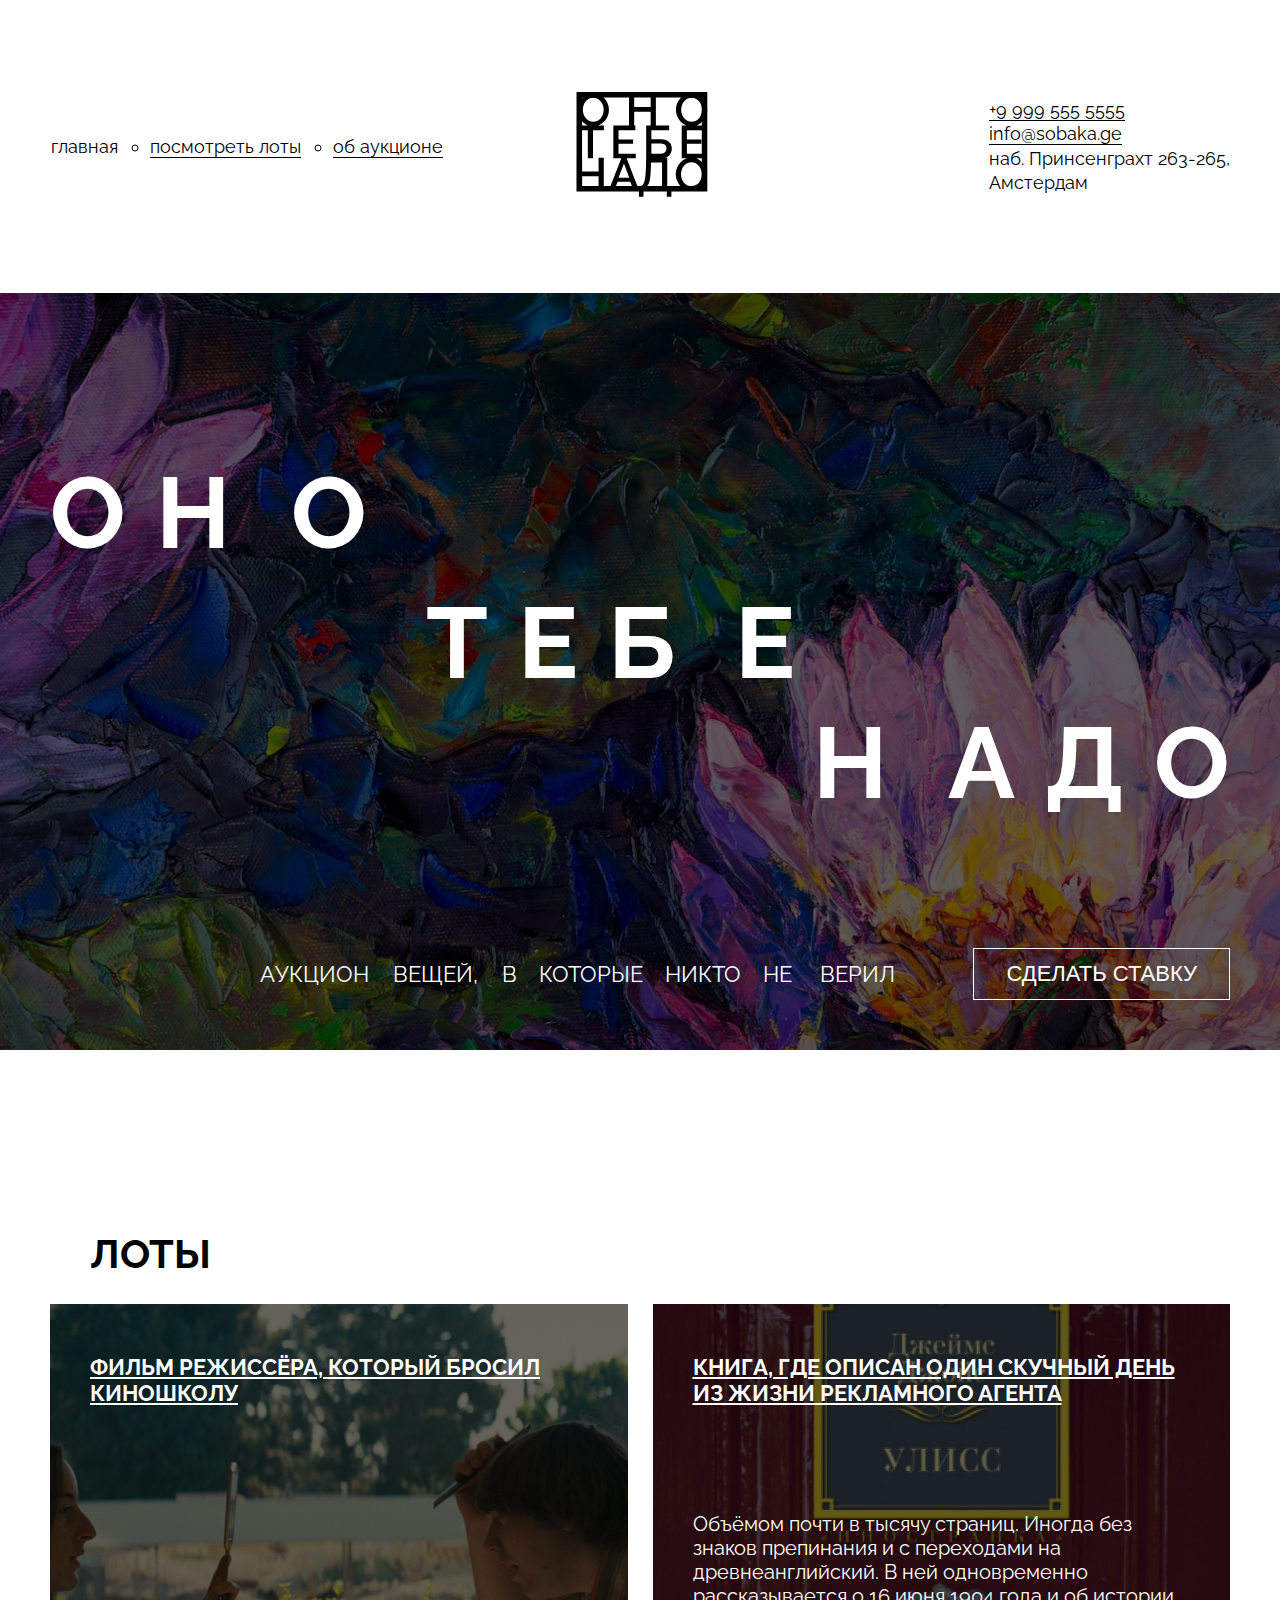
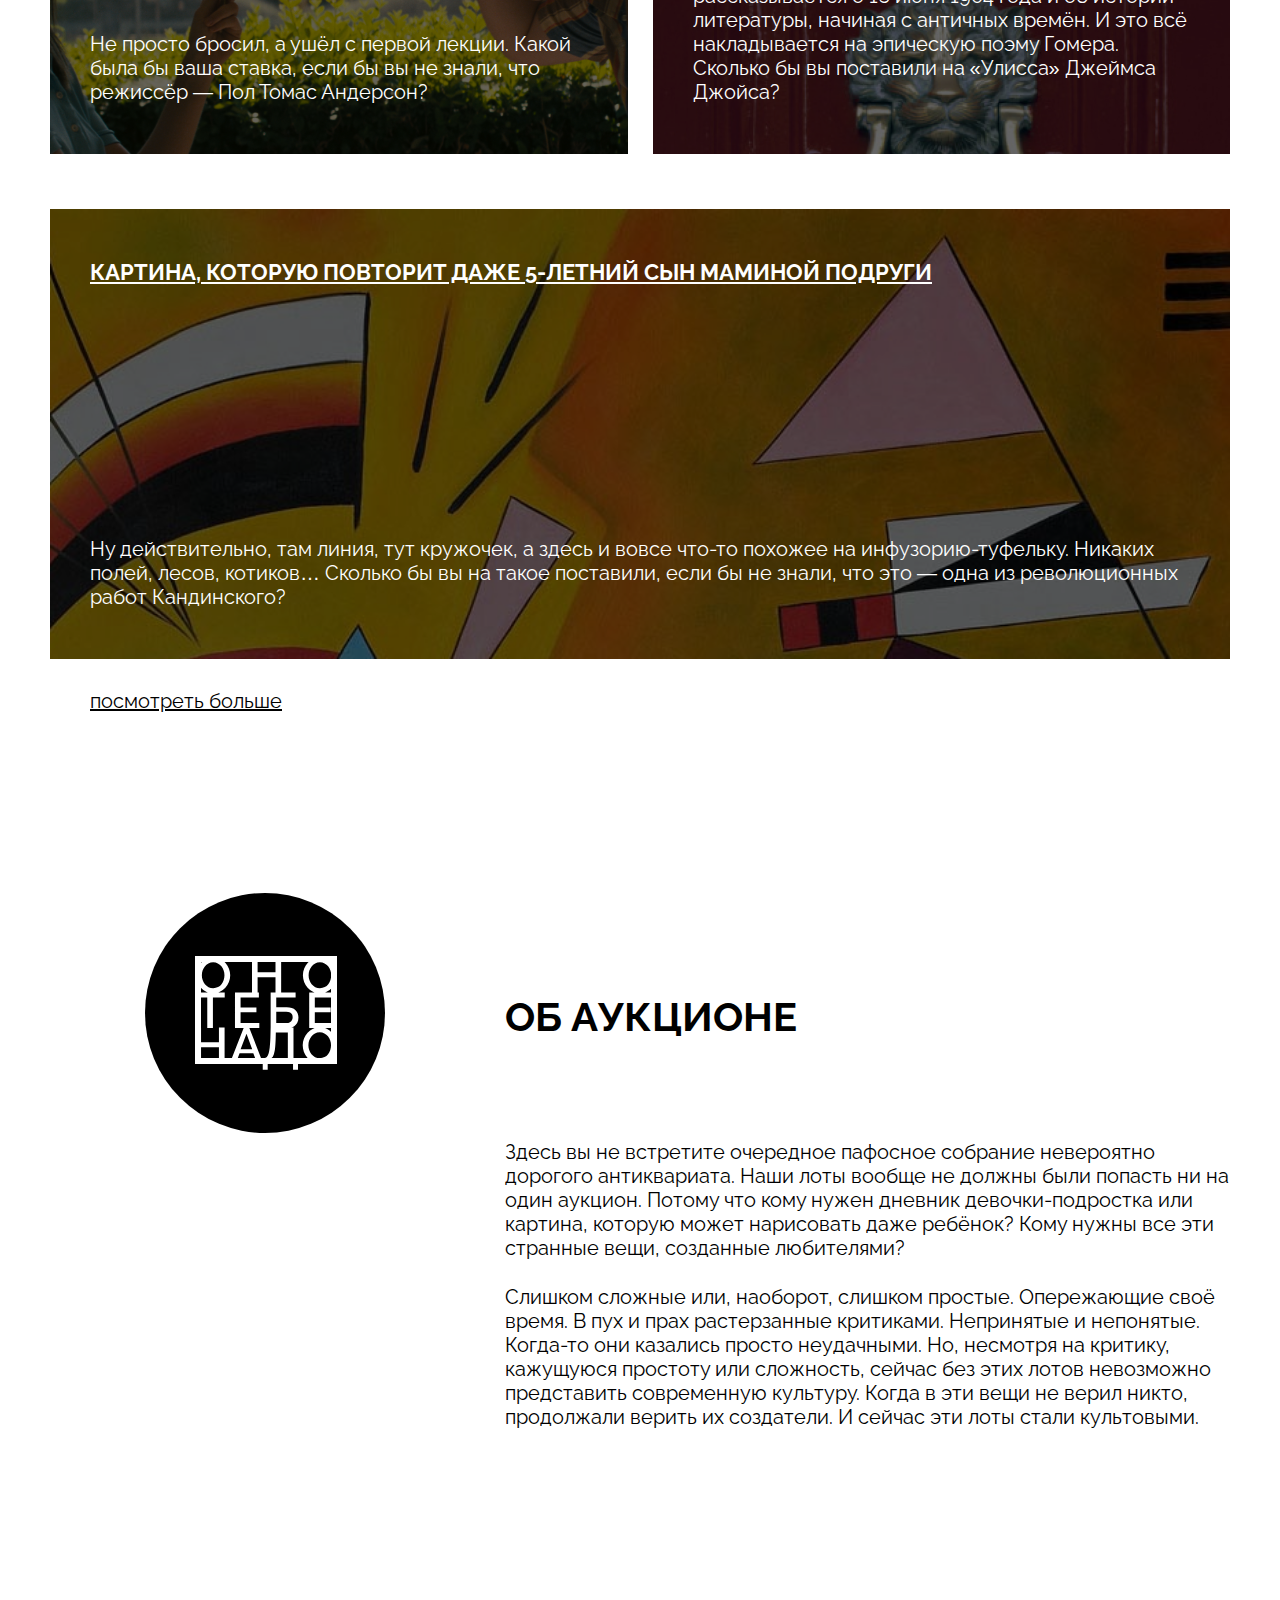
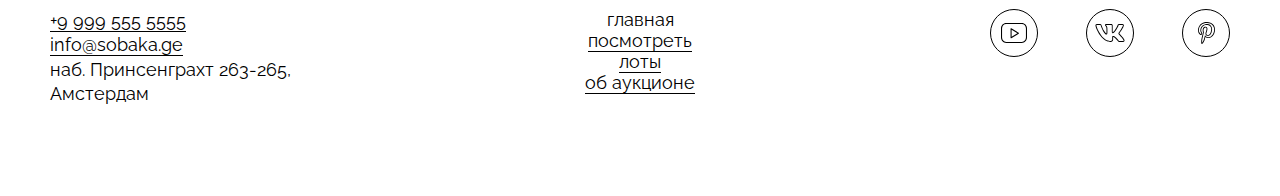
<file: index.html>
<!DOCTYPE html>
<html lang="ru">
    <head>
        <meta charset="UTF-8">
        <meta http-equiv="X-UA-Compatible" content="IE=edge">
        <meta name="viewport" content="width=device-width, initial-scale=1.0">
        <title>Оно тебе надо — аукцион вещей, в которые никто не верил</title>
        <link rel="stylesheet" href="./fonts/fonts.css">
        <link rel="stylesheet" href="./styles/global.css">
        <link rel="stylesheet" href="./styles/style.css">
    </head>
    <body>
        <header class="header">
            <nav class="header__menu">
                <ul class="header__links-list">
                    <li class="header__links-list-item header__links-list-item_no-bullit">
                        <a class="header__links-list-item_no-bullit" href="#0">
                            главная
                        </a>
                    </li>
                    <li class="header__links-list-item">
                        <a class="header__links-list-item" href="#0">
                            посмотреть лоты
                        </a>
                    </li>
                    <li class="header__links-list-item">
                        <a class="header__links-list-item" href="#0">
                            об аукционе
                        </a>
                    </li>
                </ul>
            </nav>
            <a class="header__logo">
                <img class="header__logo-image" src="./images/logo-black.svg" alt="логотип оно тебе надо">
            </a>
            <address class="address">
                <ul class="address__list">
                    <li>
                        <a class="address__list-text" href="tel:+99995555555">
                            +9 999 555 5555
                        </a>
                    </li>
                    <li>
                        <a class="address__list-text" href="mailto:info@sobaka.ge">
                            info@sobaka.ge
                        </a>
                    </li>
                    <li>
                        наб. Принсенграхт 263-265,
                        <br>
                        Амстердам
                    </li>
                </ul>
            </address>
        </header>
        <main>
            <section class="cover">
                <div class="overlay"></div>
                <h1 class="cover-title">
                    <span class="aligned-text"
                    >о<span class="letter-spacing-extended"
                    >но</span>
                    </span>
                    <span class="aligned-text aligned-text_center"
                    >те<span class="letter-spacing-extended"
                    >бе</span>
                    </span>
                    <span class="aligned-text aligned-text_right">
                        <span class="letter-spacing-extended_other"
                        >н</span>ад<span class="no-letter-spacing"
                        >о</span>
                    </span>
                </h1>
                <div class="cover__description">
                    <p class="cover__description-text">
                        Аукцион вещей,
                        <span class="cover__description-text-word-spacing">
                            в которые никто
                            <span class="cover__description-text-word-spacing-more">
                                не верил
                            </span>
                        </span>
                    </p>
                    <button class="bet-button">
                        сделать ставку
                    </button>
                </div>
            </section>
            <section class="lots">
                <h2 class="lots__heading">
                    лоты
                </h2>
                <ul class="lots__card-list">
                    <li class="lots__card-list-item card_type_film">
                        <a class="card-link" href="#0">
                            <div class="overlay"></div>
                            <article class="card">
                                <h3 class="card__title">
                                    Фильм режиссёра, который  бросил киношколу
                                </h3>
                                <p class="card__text">
                                    Не просто бросил, а ушёл с первой лекции. Какой была бы ваша ставка, если бы вы не знали, что режиссёр — Пол Томас Андерсон?
                                </p>
                            </article>
                        </a>
                    </li>
                    <li class="lots__card-list-item card_type_book">
                        <a class="card-link" href="#0">
                            <div class="overlay"></div>
                            <article class="card">
                                <h3 class="card__title">
                                    Книга, где описан один скучный день из жизни рекламного агента
                                </h3>
                                <p class="card__text">
                                    Объёмом почти в тысячу страниц. Иногда без знаков препинания и с переходами на древнеанглийский. В ней одновременно рассказывается о 16 июня 1904 года и об истории литературы, начиная с античных времён. И это всё накладывается на эпическую поэму Гомера. Сколько бы вы поставили на «Улисса» Джеймса Джойса?
                                </p>
                            </article>
                        </a>
                    </li>
                    <li class="lots__card-list-item card_type_picture">
                        <a class="card-link" href="#0">
                            <div class="overlay"></div>
                            <article class="card">
                                <h3 class="card__title">
                                    Картина, которую повторит даже 5-летний сын маминой подруги
                                </h3>
                                <p class="card__text">
                                    Ну действительно, там линия, тут кружочек, а здесь и вовсе что-то похожее на инфузорию-туфельку. Никаких полей, лесов, котиков… Сколько бы вы на такое поставили, если бы не знали, что это — одна из революционных работ Кандинского?
                                </p>
                            </article>
                        </a>
                    </li>
                </ul>
                <a class="lots__look-more-link" href="#0">посмотреть больше</a>
            </section>
            <section class="about">
                <div class="about__column">
                    <div class="about__logo">
                        <img class="about__logo-image" src="./images/logo-white.svg" alt="логотип оно тебе надо белый">
                    </div>
                </div>
                <div class="about__column">
                    <h2 class="about__title">
                        Об аукционе
                    </h2>
                    <div class="about__text">
                        <p>
                            Здесь вы не встретите очередное пафосное собрание невероятно дорогого антиквариата. Наши лоты вообще не должны были попасть ни на один аукцион. Потому что кому нужен дневник девочки-подростка или картина, которую может нарисовать даже ребёнок? Кому нужны все эти странные вещи, созданные любителями?
                        </p>
                        <p>
                            Слишком сложные или, наоборот, слишком простые. Опережающие своё время. В пух и прах растерзанные критиками. Непринятые и непонятые. Когда-то они казались просто неудачными. Но, несмотря на критику, кажущуюся простоту или сложность, сейчас без этих лотов невозможно представить современную культуру. Когда в эти вещи не верил никто, продолжали верить их создатели. И сейчас эти лоты стали культовыми.
                        </p>
                    </div>
                </div>
            </section>
        </main>
        <footer class="footer">
            <div class="footer__address">
                <address>
                    <ul class="address__list">
                        <li>
                            <a class="address__list-text" href="tel:+99995555555">+9 999 555 5555</a>
                        </li>
                        <li>
                            <a class="address__list-text" href="mailto:info@sobaka.ge">info@sobaka.ge</a>
                        </li>
                        <li>
                            наб. Принсенграхт 263-265,
                            <br>
                            Амстердам
                        </li>
                    </ul>
                </address>
            </div>
            <nav class="footer__menu">
                <ul class="footer__menu-list">
                    <li class="footer__menu-list-item footer__menu-link_active">
                        <a class="footer__menu-link footer__menu-link_active" href="#0">
                            главная
                        </a>
                    </li>
                    <li class="footer__menu-list-item">
                        <a class="footer__menu-link" href="#0">
                            посмотреть лоты
                        </a>
                    </li>
                    <li class="footer__menu-list-item">
                        <a class="footer__menu-link" href="#0">
                            об аукционе
                        </a>
                    </li>
                </ul>
            </nav>
            <nav>
                <ul class="footer__social-list">
                    <li class="footer__social-list-item">
                        <a href="#0" class="footer__social-link">
                            <img class="footer__social-icon" src="./images/yt.svg" alt="иконка ссылки на ютуб-канал">
                        </a>
                    </li>
                    <li class="footer__social-list-item">
                        <a href="#0" class="footer__social-link">
                            <img class="footer__social-icon" src="./images/vk.svg" alt="иконка ссылки на ВК">
                        </a>
                    </li>
                    <li class="footer__social-list-item">
                        <a href="#0" class="footer__social-link">
                            <img class="footer__social-icon" src="./images/pinterest.svg" alt="иконка ссылки на пинтерест">
                        </a>
                    </li>
                </ul>
            </nav>
        </footer>
    </body>
</html>
</file>
<file: fonts/fonts.css>
@font-face {
  font-family: Raleway;
  src:
    url(./Raleway-Regular.woff2) format('woff2'),
    url(./Raleway-Regular.woff) format('woff');
  font-weight: normal;
  font-display: swap;
}

@font-face {
  font-family: Raleway;
  src:
    url(./Raleway-Bold.woff2) format('woff2'),
    url(./Raleway-Bold.woff) format('woff');
  font-weight: bold;
  font-display: swap;
}
</file>
<file: styles/global.css>
*,
*::before,
*::after {
  box-sizing: border-box;
}

body {
  min-width: 1100px;
  margin: 0;
  font-family: Raleway, sans-serif;
}

h1,
h2,
h3,
h4,
h5,
h6,
p,
ul,
ol,
li,
blockquote {
  margin: 0;
  padding: 0;
}

a {
  color: inherit;
}

img {
  width: 100%;
}
</file>
<file: styles/style.css>
.header {
    display: grid;
    grid-template-columns: 1fr 148px 1fr;
    margin: 92px 50px 92px 51px;
}

.header__menu {
    align-self: center;
    font-size: 18px;
}

.header__links-list {
    display: flex;
    gap: 32px;
}

.header__links-list-item {
    list-style-type: circle;
    text-decoration: none;
    border-bottom: 1px solid;
}

.header__links-list-item_no-bullit {
    border-bottom: 0;
    text-decoration: none;
    list-style-type: none;
}

.header__logo {
    justify-self: center;
}

.header__logo-image {
    width: 148px;   
    height: 105px;
    flex-shrink: 0;
}

.address {
    align-self: center;
    justify-self: right;
}

.address__list {
    display: flex;
    flex-direction: column;
    list-style-type: none;
    font-size: 18px;
    font-style: normal;
    line-height: 24.3px;
}

.address__list-text {
    text-decoration: none;
    border-bottom: 1px solid;
}

.cover {
    position: relative;
    display: flex;
    flex-direction: column;
    background-image: url(../images/cover.jpg);
    background-position: center;
    background-size: cover;
    padding-top: 165px;
    padding-right: 50px;
    padding-bottom: 50px;
    padding-left: 50px;
}

.overlay {
    opacity: 0.6;
    background: #000;
    position: absolute;
    inset: 0;
    z-index: 0;
}

.cover-title {
    display: flex;
    flex-direction: column;
    gap: 20px;
    z-index: 1;
}

.aligned-text {
    color: #FFF;
    font-size: 100px;
    font-style: normal;
    text-transform: uppercase;
    letter-spacing: 30px;
    line-height: 110px;
}

.letter-spacing-extended {
    letter-spacing: 60px;
}

.aligned-text_center {
    text-align: center;
}

.aligned-text_right {
    text-align: right;
    margin-top: -10px;
}

.no-letter-spacing {
    letter-spacing: 0;
}

.letter-spacing-extended_other {
    letter-spacing: 60px;
}

.cover__description {
    display: flex;
    justify-content: right;
    padding-top: 130px;
    gap: 78px;
    color: #FFF;
    font-size: 22px;
    text-transform: uppercase;
    z-index: 1;
}

.cover__description-text {
    word-spacing: 18px;
    text-align: right;
    align-self: center;
    text-wrap: nowrap;
}

.cover__description-text-word-spacing {
    word-spacing: 16px;
}

.cover__description-text-word-spacing-more {
    word-spacing: 22px;
}

.bet-button {
    justify-self: right;
    border: 1px solid #FFF;
    background-color: transparent;
    padding: 12px 32px;
    text-align: center;
    text-wrap: nowrap;
    color: #FFF;
    font-style: normal;
    font-size: 22px;
    font-weight: 400;
    line-height: normal;
    text-transform: uppercase;
}

.lots {
    margin: 180px 50px 0 50px;
}

.lots__heading {
    text-align: left;
    padding-left: 40px;
    padding-bottom: 27px;
    font-size: 40px;
    text-transform: uppercase;
}

.lots__card-list {
    display: flex;
    flex-wrap: wrap;
    list-style-type: none;
    gap: 25px;
}

.lots__card-list-item {
    position: relative;
    flex-basis: 430px;
    width: 430px;
    flex-grow: 1;
    min-height: 450px;
    margin-bottom: 30px;
    background-size: cover;
}

.card-link {
    text-decoration: none;
}

.card {
    display: flex;
    padding: 50px 40px;
    flex-direction: column;
    justify-content: space-between;
    height: 100%;
}

.card__title {
    color: #FFF;
    font-size: 22px;
    line-height: 120%;
    text-decoration-line: underline;
    text-transform: uppercase;
    z-index: 1;
}

.card__text {
    color: #FFF;
    font-size: 20px;
    z-index: 1;
}

.card_type_film {
    background-image: url(../images/card-lot-01.jpg);
}

.card_type_book {
    background-image: url(../images/card-lot-02.jpg);
}

.card_type_picture {
    background-image: url(../images/card-lot-03.jpg);
}

.lots__look-more-link {
    margin-left: 40px;
    color: #000;
    font-size: 20px;
}

.about {
    display: grid;
    grid-template-columns: 430px auto;
    gap:25px;
    margin: 180px 50px 0 50px;
}

.about__column {
    display: flex;
    flex-direction: column;
}

.about__logo {
    display: flex;
    flex-direction: column;
    padding-top: 63px;
    align-self: center;
    background-color: #000;
    width: 240px;
    height: 240px;
    border-radius: 50%;
}

.about__logo-image {
    justify-self: center;
    align-self: center;
    width: 148px;
    height: 114px;
}

.about__title {
    font-size: 40px;
    text-transform: uppercase;
    margin-top: 100px;
    margin-bottom: 100px;
}

.about__text {
    display: grid;
    grid-template-columns: auto;
    gap: 25px;
    font-size: 20px;
}

.footer {
    display: grid;
    grid-template-columns: 1fr 150px 1fr;
    margin: 180px 50px 90px 50px;
}

.footer__address {
    text-align: left;
}

.footer__menu {
    display: flex;
    align-items: start;
    justify-content: center;
    font-size: 18px;
}

.footer__menu-list-item {
    text-align: center;
    list-style-type: none;
}

.footer__menu-link {
    text-decoration: none;
    border-bottom: 1px solid;
}

.footer__menu-link_active {
    border-bottom: 0;
    text-decoration: none;
    list-style-type: none;
}

.footer__social-list {
    display: flex;
    align-items: start;
    justify-content: right;
    list-style-type: none;
    gap: 48px;
}

.footer__social-icon {
    width: 48px;
    height: 48px;
}
</file>
